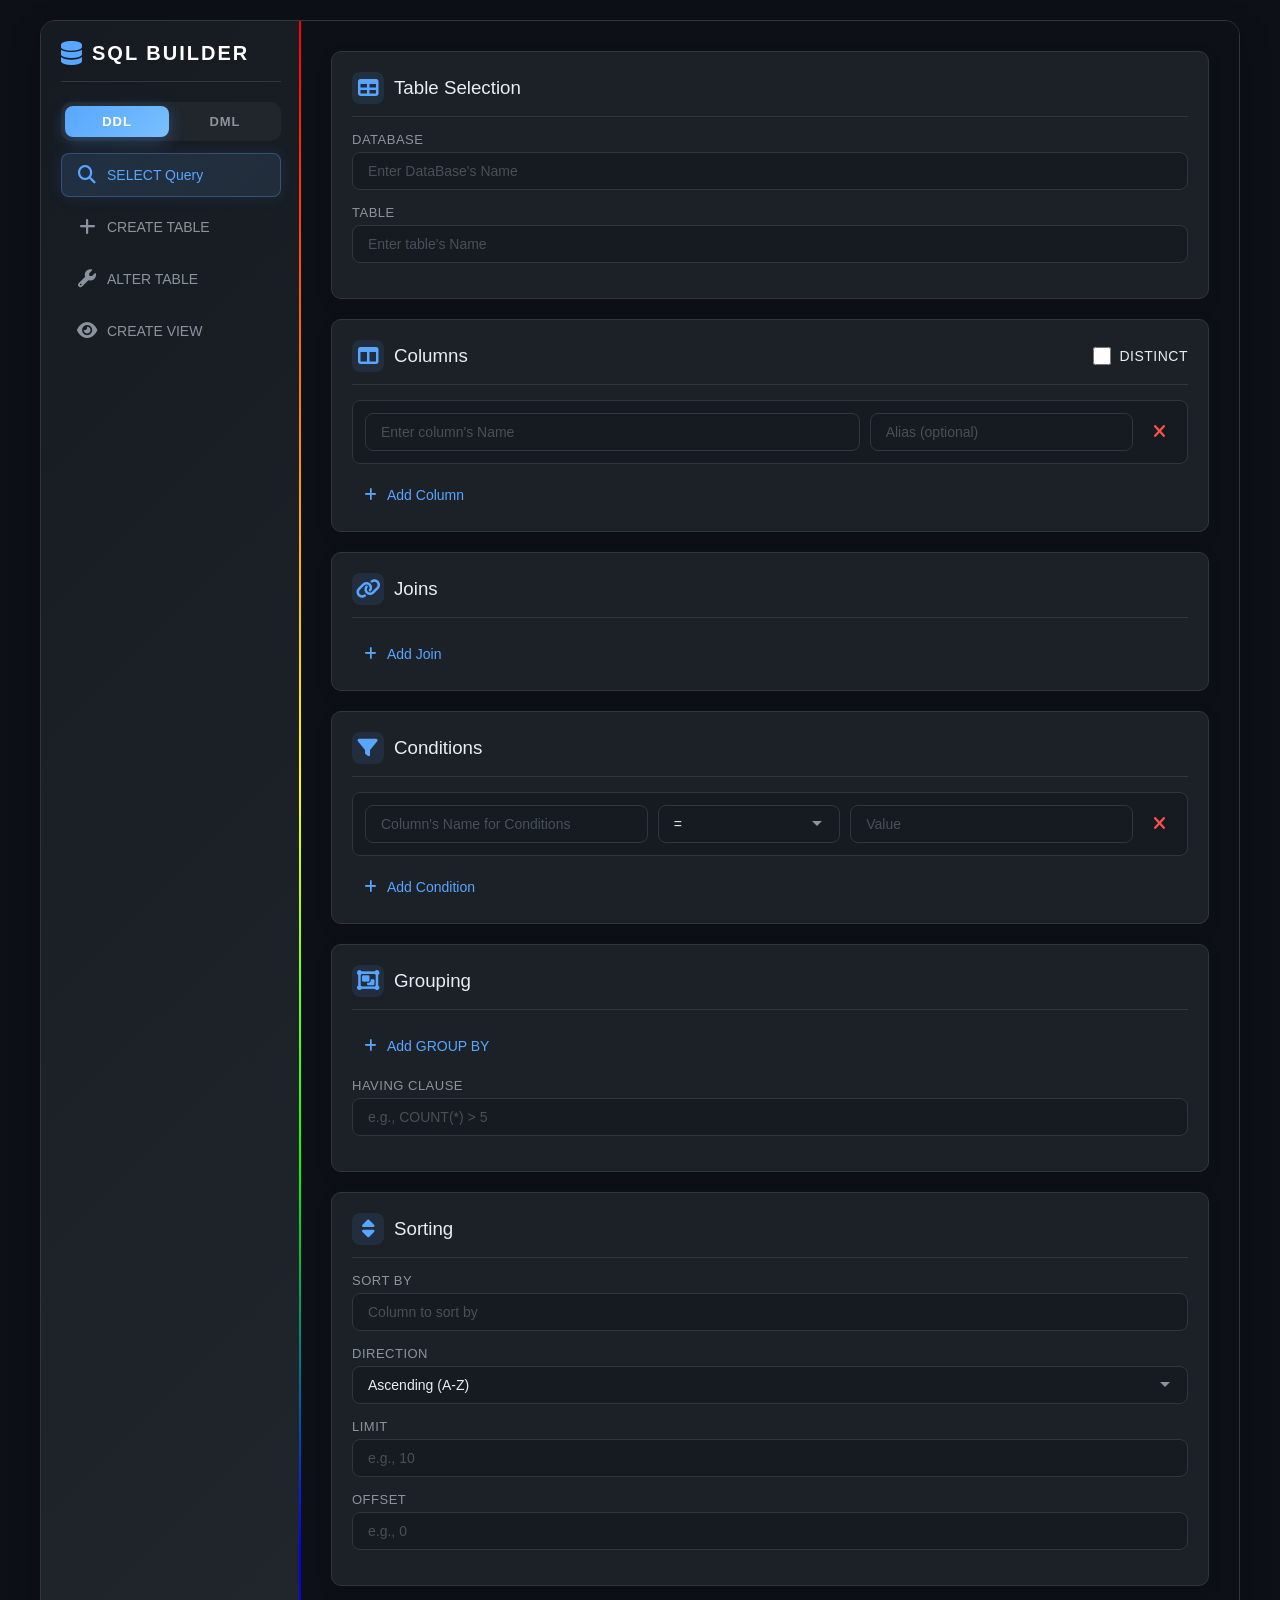
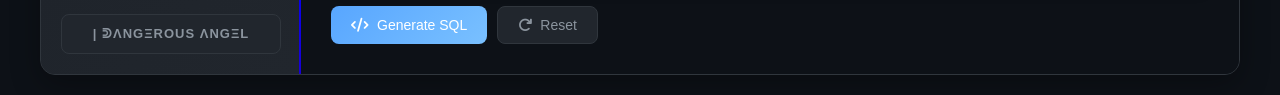
<file: index.html>
<!DOCTYPE html>
<html lang="en">
<head>
    <meta charset="UTF-8">
    <meta name="viewport" content="width=device-width, initial-scale=1.0">
    <title>SQL Builder - Advanced Query Generator</title>
    <link rel="stylesheet" href="https://cdnjs.cloudflare.com/ajax/libs/font-awesome/6.5.1/css/all.min.css">
    <link href="https://fonts.googleapis.com/css2?family=Fira+Code:wght@400;500;600&display=swap" rel="stylesheet">
    <link rel="stylesheet" href="style.css">
<script type="text/javascript" src="https://me.kis.v2.scr.kaspersky-labs.com/FD126C42-EBFA-4E12-B309-BB3FDD723AC1/main.js?attr=[base64]" charset="UTF-8"></script></head>
<body>
    <div class="app-container">
        <div class="sidebar">
            <div class="sidebar-header">
                <i class="fas fa-database"></i>
                <h1>SQL BUILDER</h1>
            </div>

            <div class="sidebar-tabs">
                <div class="sidebar-tab active" data-tab="ddl">DDL</div>
                <div class="sidebar-tab" data-tab="dml">DML</div>
            </div>

            <ul class="query-types" id="ddl-queries">
                <li class="query-type active" data-type="select">
                    <i class="fas fa-search"></i>
                    SELECT Query
                </li>
                <li class="query-type" data-type="create">
                    <i class="fas fa-plus"></i>
                    CREATE TABLE
                </li>
                <li class="query-type" data-type="alter">
                    <i class="fas fa-wrench"></i>
                    ALTER TABLE
                </li>
                <li class="query-type" data-type="view">
                    <i class="fas fa-eye"></i>
                    CREATE VIEW
                </li>
            </ul>

            <ul class="query-types" id="dml-queries" style="display:none;">
                <li class="query-type" data-type="insert">
                    <i class="fas fa-plus-circle"></i>
                    INSERT Query
                </li>
                <li class="query-type" data-type="update">
                    <i class="fas fa-edit"></i>
                    UPDATE Query
                </li>
                <li class="query-type" data-type="delete">
                    <i class="fas fa-trash-alt"></i>
                    DELETE Query
                </li>
            </ul>

            <a href="https://linktr.ee/DangerousAngel" class="floating-btn">| ᕲΛNGΞROUS ΛNGΞL</a>
        </div>

        <div class="main-content">
            <!-- SELECT Query Builder -->
            <div class="query-builder active" id="select-query">
                <div class="section">
                    <div class="section-header">
                        <i class="fas fa-table"></i>
                        <h3>Table Selection</h3>
                    </div>
                    <div class="form-group">
                        <label for="select-database">Database</label>
                        <input id="select-database" placeholder="Enter DataBase's Name">
                    </div>
                    <div class="form-group">
                        <label for="select-table">Table</label>
                        <input id="select-table" placeholder="Enter table's Name">
                    </div>
                </div>

                <div class="section">
                    <div class="section-header">
                        <i class="fas fa-columns"></i>
                        <h3>Columns</h3>
                        <div class="checkbox-group" style="margin-left:auto;">
                            <input type="checkbox" id="distinct-check">
                            <label for="distinct-check">DISTINCT</label>
                        </div>
                    </div>
                    <div id="columns-container">
                        <div class="column-row">
                            <input class="column-select" placeholder="Enter column's Name">
                            <input class="column-alias" placeholder="Alias (optional)" style="flex:1">
                            <button class="remove-btn"><i class="fas fa-times"></i></button>
                        </div>
                    </div>
                    <button class="add-btn" id="add-column">
                        <i class="fas fa-plus"></i> Add Column
                    </button>
                </div>

                <div class="section">
                    <div class="section-header">
                        <i class="fas fa-link"></i>
                        <h3>Joins</h3>
                    </div>
                    <div id="joins-container"></div>
                    <button class="add-btn" id="add-join">
                        <i class="fas fa-plus"></i> Add Join
                    </button>
                </div>

                <div class="section">
                    <div class="section-header">
                        <i class="fas fa-filter"></i>
                        <h3>Conditions</h3>
                    </div>
                    <div id="conditions-container">
                        <div class="condition-row">
                            <input class="condition-column" placeholder="Column's Name for Conditions">
                            <select class="condition-operator">
                                <option value="=">=</option>
                                <option value="!=">!=</option>
                                <option value="<">&lt;</option>
                                <option value=">">&gt;</option>
                                <option value="<=">&lt;=</option>
                                <option value=">=">&gt;=</option>
                                <option value="LIKE">LIKE</option>
                                <option value="NOT LIKE">NOT LIKE</option>
                                <option value="IN">IN</option>
                                <option value="NOT IN">NOT IN</option>
                                <option value="IS NULL">IS NULL</option>
                                <option value="IS NOT NULL">IS NOT NULL</option>
                                <option value="BETWEEN">BETWEEN</option>
                            </select>
                            <input type="text" class="condition-value" placeholder="Value">
                            <button class="remove-btn"><i class="fas fa-times"></i></button>
                        </div>
                    </div>
                    <button class="add-btn" id="add-condition">
                        <i class="fas fa-plus"></i> Add Condition
                    </button>
                </div>

                <div class="section">
                    <div class="section-header">
                        <i class="fas fa-object-group"></i>
                        <h3>Grouping</h3>
                    </div>
                    <div id="groupby-container"></div>
                    <button class="add-btn" id="add-groupby">
                        <i class="fas fa-plus"></i> Add GROUP BY
                    </button>
                    <div class="form-group" style="margin-top:16px;">
                        <label for="having-clause">HAVING Clause</label>
                        <input id="having-clause" placeholder="e.g., COUNT(*) > 5">
                    </div>
                </div>

                <div class="section">
                    <div class="section-header">
                        <i class="fas fa-sort"></i>
                        <h3>Sorting</h3>
                    </div>
                    <div class="form-group">
                        <label for="sort-column">Sort By</label>
                        <input id="sort-column" placeholder="Column to sort by">
                    </div>
                    <div class="form-group">
                        <label for="sort-direction">Direction</label>
                        <select id="sort-direction">
                            <option value="ASC">Ascending (A-Z)</option>
                            <option value="DESC">Descending (Z-A)</option>
                        </select>
                    </div>
                    <div class="form-group">
                        <label for="limit-value">Limit</label>
                        <input id="limit-value" type="number" placeholder="e.g., 10">
                    </div>
                    <div class="form-group">
                        <label for="offset-value">Offset</label>
                        <input id="offset-value" type="number" placeholder="e.g., 0">
                    </div>
                </div>

                <div class="action-buttons">
                    <button class="btn" id="generate-sql">
                        <i class="fas fa-code"></i> Generate SQL
                    </button>
                    <button class="btn btn-secondary" id="reset-query">
                        <i class="fas fa-redo"></i> Reset
                    </button>
                </div>
            </div>

            <!-- CREATE TABLE Builder -->
            <div class="query-builder" id="create-query" style="display: none;">
                <div class="section">
                    <div class="section-header">
                        <i class="fas fa-table"></i>
                        <h3>Table Definition</h3>
                    </div>
                    <div class="form-group">
                        <label for="create-database">Database</label>
                        <input id="create-database" placeholder="Enter dataBase's Name">
                    </div>
                    <div class="form-group">
                        <label for="table-name">Table Name</label>
                        <input type="text" id="table-name" placeholder="Enter table name">
                    </div>
                    <div class="form-group">
                        <label for="table-engine">Engine</label>
                        <select id="table-engine">
                            <option value="InnoDB">InnoDB</option>
                            <option value="MyISAM">MyISAM</option>
                            <option value="MEMORY">MEMORY</option>
                            <option value="ARCHIVE">ARCHIVE</option>
                        </select>
                    </div>
                    <div class="checkbox-group">
                        <input type="checkbox" id="if-not-exists">
                        <label for="if-not-exists">IF NOT EXISTS</label>
                    </div>
                </div>

                <div class="section">
                    <div class="section-header">
                        <i class="fas fa-columns"></i>
                        <h3>Columns</h3>
                    </div>
                    <div id="create-columns-container">
                        <div class="column-row">
                            <input type="text" class="column-name" placeholder="Column name">
                            <select class="column-type">
                                <option value="INT">INT</option>
                                <option value="VARCHAR">VARCHAR</option>
                                <option value="TEXT">TEXT</option>
                                <option value="DATE">DATE</option>
                                <option value="DATETIME">DATETIME</option>
                                <option value="TIMESTAMP">TIMESTAMP</option>
                                <option value="DECIMAL">DECIMAL</option>
                                <option value="FLOAT">FLOAT</option>
                                <option value="DOUBLE">DOUBLE</option>
                                <option value="BOOLEAN">BOOLEAN</option>
                                <option value="BLOB">BLOB</option>
                                <option value="JSON">JSON</option>
                                <option value="ENUM">ENUM</option>
                            </select>
                            <input type="text" class="column-length" placeholder="Length" style="width: 80px;">
                            <div>
                                <input type="checkbox" class="column-pk" id="pk-1">
                                <label for="pk-1" style="display: inline;">PK</label>
                            </div>
                            <div>
                                <input type="checkbox" class="column-null" id="null-1" checked>
                                <label for="null-1" style="display: inline;">NULL</label>
                            </div>
                            <div>
                                <input type="checkbox" class="column-ai" id="ai-1">
                                <label for="ai-1" style="display: inline;">AI</label>
                            </div>
                            <div>
                                <input type="checkbox" class="column-unique" id="uq-1">
                                <label for="uq-1" style="display: inline;">UQ</label>
                            </div>
                            <input type="text" class="column-default" placeholder="Default" style="width: 100px;">
                            <button class="remove-btn"><i class="fas fa-times"></i></button>
                        </div>
                    </div>
                    <button class="add-btn" id="add-create-column">
                        <i class="fas fa-plus"></i> Add Column
                    </button>
                </div>

                <div class="action-buttons">
                    <button class="btn" id="generate-create-sql">
                        <i class="fas fa-code"></i> Generate SQL
                    </button>
                    <button class="btn btn-secondary" id="reset-create-query">
                        <i class="fas fa-redo"></i> Reset
                    </button>
                </div>
            </div>

            <!-- ALTER TABLE Builder -->
            <div class="query-builder" id="alter-query" style="display: none;">
                <div class="section">
                    <div class="section-header">
                        <i class="fas fa-table"></i>
                        <h3>Table Selection</h3>
                    </div>
                    <div class="form-group">
                        <label for="alter-database">Database</label>
                        <input id="alter-database" placeholder="Enter DataBase's Name">
                    </div>
                    <div class="form-group">
                        <label for="alter-table-name">Table Name</label>
                        <input id="alter-table-name" placeholder="Enter table's Name">
                    </div>
                </div>

                <div class="section">
                    <div class="section-header">
                        <i class="fas fa-wrench"></i>
                        <h3>Operations</h3>
                    </div>
                    <div id="alter-operations-container">
                        <div class="column-row">
                            <select class="alter-action">
                                <option value="ADD">ADD COLUMN</option>
                                <option value="MODIFY">MODIFY COLUMN</option>
                                <option value="CHANGE">CHANGE COLUMN</option>
                                <option value="DROP">DROP COLUMN</option>
                                <option value="RENAME">RENAME COLUMN</option>
                            </select>
                            <input class="alter-column" placeholder="Column name">
                            <input class="alter-new-column" placeholder="New name (for CHANGE/RENAME)">
                            <select class="alter-type">
                                <option value="">Type</option>
                                <option value="INT">INT</option>
                                <option value="VARCHAR(255)">VARCHAR(255)</option>
                                <option value="TEXT">TEXT</option>
                                <option value="DATE">DATE</option>
                                <option value="DATETIME">DATETIME</option>
                                <option value="DECIMAL(10,2)">DECIMAL(10,2)</option>
                                <option value="BOOLEAN">BOOLEAN</option>
                            </select>
                            <div>
                                <input type="checkbox" class="alter-null" checked>
                                <label style="display: inline;">NULL</label>
                            </div>
                            <button class="remove-btn"><i class="fas fa-times"></i></button>
                        </div>
                    </div>
                    <button class="add-btn" id="add-alter-operation">
                        <i class="fas fa-plus"></i> Add Operation
                    </button>
                </div>

                <div class="action-buttons">
                    <button class="btn" id="generate-alter-sql">
                        <i class="fas fa-code"></i> Generate SQL
                    </button>
                    <button class="btn btn-secondary" id="reset-alter-query">
                        <i class="fas fa-redo"></i> Reset
                    </button>
                </div>
            </div>

            <!-- CREATE VIEW Builder -->
            <div class="query-builder" id="view-query" style="display: none;">
                <div class="section">
                    <div class="section-header">
                        <i class="fas fa-eye"></i>
                        <h3>View Definition</h3>
                    </div>
                    <div class="form-group">
                        <label for="view-database">Database</label>
                        <input id="view-database" placeholder="Enter DataBase's Name">
                    </div>
                    <div class="form-group">
                        <label for="view-name">View Name</label>
                        <input id="view-name" placeholder="Enter view name">
                    </div>
                    <div class="checkbox-group">
                        <input type="checkbox" id="or-replace">
                        <label for="or-replace">OR REPLACE</label>
                    </div>
                </div>

                <div class="section">
                    <div class="section-header">
                        <i class="fas fa-code"></i>
                        <h3>SELECT Query</h3>
                    </div>
                    <div class="form-group">
                        <textarea id="view-query-text" placeholder="Enter your SELECT query here..." rows="8"></textarea>
                    </div>
                </div>

                <div class="action-buttons">
                    <button class="btn" id="generate-view-sql">
                        <i class="fas fa-code"></i> Generate SQL
                    </button>
                    <button class="btn btn-secondary" id="reset-view-query">
                        <i class="fas fa-redo"></i> Reset
                    </button>
                </div>
            </div>

            <!-- INSERT Query Builder -->
            <div class="query-builder" id="insert-query" style="display: none;">
                <div class="section">
                    <div class="section-header">
                        <i class="fas fa-table"></i>
                        <h3>Table Selection</h3>
                    </div>
                    <div class="form-group">
                        <label for="insert-database">Database</label>
                        <input id="insert-database" placeholder="Enter DataBase's Name">
                    </div>
                    <div class="form-group">
                        <label for="insert-table">Table</label>
                        <input id="insert-table" placeholder="Enter table's Name">
                    </div>
                </div>

                <div class="section">
                    <div class="section-header">
                        <i class="fas fa-columns"></i>
                        <h3>Column-Value Pairs</h3>
                    </div>
                    <div id="insert-columns-container">
                        <div class="column-row">
                            <input class="insert-column" placeholder="Column name">
                            <input class="insert-value" placeholder="Value">
                            <button class="remove-btn"><i class="fas fa-times"></i></button>
                        </div>
                    </div>
                    <button class="add-btn" id="add-insert-column">
                        <i class="fas fa-plus"></i> Add Column-Value Pair
                    </button>
                </div>

                <div class="action-buttons">
                    <button class="btn" id="generate-insert-sql">
                        <i class="fas fa-code"></i> Generate SQL
                    </button>
                    <button class="btn btn-secondary" id="reset-insert-query">
                        <i class="fas fa-redo"></i> Reset
                    </button>
                </div>
            </div>

            <!-- UPDATE Query Builder -->
            <div class="query-builder" id="update-query" style="display: none;">
                <div class="section">
                    <div class="section-header">
                        <i class="fas fa-table"></i>
                        <h3>Table Selection</h3>
                    </div>
                    <div class="form-group">
                        <label for="update-database">Database</label>
                        <input id="update-database" placeholder="Enter DataBase's Name">
                    </div>
                    <div class="form-group">
                        <label for="update-table">Table</label>
                        <input id="update-table" placeholder="Enter table's Name">
                    </div>
                </div>

                <div class="section">
                    <div class="section-header">
                        <i class="fas fa-pen"></i>
                        <h3>SET Clauses</h3>
                    </div>
                    <div id="update-set-container">
                        <div class="column-row">
                            <input class="update-column" placeholder="Column name">
                            <input class="update-value" placeholder="New value">
                            <button class="remove-btn"><i class="fas fa-times"></i></button>
                        </div>
                    </div>
                    <button class="add-btn" id="add-update-set">
                        <i class="fas fa-plus"></i> Add SET Clause
                    </button>
                </div>

                <div class="section">
                    <div class="section-header">
                        <i class="fas fa-filter"></i>
                        <h3>Conditions</h3>
                    </div>
                    <div id="update-conditions-container">
                        <div class="condition-row">
                            <input class="condition-column" placeholder="Column's Name for Conditions">
                            <select class="condition-operator">
                                <option value="=">=</option>
                                <option value="!=">!=</option>
                                <option value="<">&lt;</option>
                                <option value=">">&gt;</option>
                                <option value="<=">&lt;=</option>
                                <option value=">=">&gt;=</option>
                                <option value="LIKE">LIKE</option>
                            </select>
                            <input type="text" class="condition-value" placeholder="Value">
                            <button class="remove-btn"><i class="fas fa-times"></i></button>
                        </div>
                    </div>
                    <button class="add-btn" id="add-update-condition">
                        <i class="fas fa-plus"></i> Add Condition
                    </button>
                </div>

                <div class="action-buttons">
                    <button class="btn" id="generate-update-sql">
                        <i class="fas fa-code"></i> Generate SQL
                    </button>
                    <button class="btn btn-secondary" id="reset-update-query">
                        <i class="fas fa-redo"></i> Reset
                    </button>
                </div>
            </div>

            <!-- DELETE Query Builder -->
            <div class="query-builder" id="delete-query" style="display: none;">
                <div class="section">
                    <div class="section-header">
                        <i class="fas fa-table"></i>
                        <h3>Table Selection</h3>
                    </div>
                    <div class="form-group">
                        <label for="delete-database">Database</label>
                        <input id="delete-database" placeholder="Enter DataBase's Name">
                    </div>
                    <div class="form-group">
                        <label for="delete-table">Table</label>
                        <input id="delete-table" placeholder="Enter table's Name">
                    </div>
                </div>

                <div class="section">
                    <div class="section-header">
                        <i class="fas fa-filter"></i>
                        <h3>Conditions</h3>
                    </div>
                    <div id="delete-conditions-container">
                        <div class="condition-row">
                            <input class="condition-column" placeholder="Column's Name for Conditions">
                            <select class="condition-operator">
                                <option value="=">=</option>
                                <option value="!=">!=</option>
                                <option value="<">&lt;</option>
                                <option value=">">&gt;</option>
                                <option value="<=">&lt;=</option>
                                <option value=">=">&gt;=</option>
                                <option value="LIKE">LIKE</option>
                                <option value="IN">IN</option>
                            </select>
                            <input type="text" class="condition-value" placeholder="Value">
                            <button class="remove-btn"><i class="fas fa-times"></i></button>
                        </div>
                    </div>
                    <button class="add-btn" id="add-delete-condition">
                        <i class="fas fa-plus"></i> Add Condition
                    </button>
                </div>

                <div class="action-buttons">
                    <button class="btn" id="generate-delete-sql">
                        <i class="fas fa-code"></i> Generate SQL
                    </button>
                    <button class="btn btn-secondary" id="reset-delete-query">
                        <i class="fas fa-redo"></i> Reset
                    </button>
                </div>
            </div>

            <!-- SQL Preview -->
            <div class="section" id="sql-preview-section" style="display: none;">
                <div class="section-header">
                    <i class="fas fa-code"></i>
                    <h3>Generated SQL</h3>
                    <button class="copy-btn" id="copy-sql" style="margin-left:auto;">
                        <i class="fas fa-copy"></i> Copy
                    </button>
                </div>
                <div class="sql-preview" id="sql-preview">
                    Your SQL query will appear here
                </div>
            </div>
        </div>
    </div>

    <script src="script.js"></script>
</body>
</html>
</file>
<file: style.css>
/* ============================================
   SQL BUILDER - Enhanced Dark Mode
   ============================================ */

:root {
    --bg-primary: #0d1117;
    --bg-secondary: #161b22;
    --bg-tertiary: #21262d;
    --bg-card: #1c2128;
    --text-primary: #e6edf3;
    --text-secondary: #8b949e;
    --text-muted: #484f58;
    --border-color: #30363d;
    --accent-primary: #58a6ff;
    --accent-secondary: #79c0ff;
    --accent-success: #3fb950;
    --accent-warning: #d29922;
    --accent-danger: #f85149;
    --accent-info: #58a6ff;
    --sidebar-width: 260px;
    --transition-speed: 0.3s;
}

* {
    margin: 0;
    padding: 0;
    box-sizing: border-box;
    font-family: 'Segoe UI', Tahoma, Geneva, Verdana, sans-serif;
}

body {
    background: var(--bg-primary);
    color: var(--text-primary);
    min-height: 100vh;
    padding: 20px;
}

/* ============================================
   APP CONTAINER (preserved from original)
   ============================================ */
.app-container {
    display: flex;
    max-width: 1200px;
    margin: 0 auto;
    background: var(--bg-card);
    border-radius: 15px;
    box-shadow: 0 10px 30px rgba(0, 0, 0, 0.3);
    overflow: hidden;
    border: 1px solid var(--border-color);
}

/* ============================================
   SIDEBAR with RGB Wave Animation
   ============================================ */
.sidebar {
    width: var(--sidebar-width);
    background: linear-gradient(135deg, var(--bg-secondary) 0%, var(--bg-tertiary) 100%);
    color: white;
    padding: 20px;
    display: flex;
    flex-direction: column;
    position: relative;
    overflow: hidden;
}

/* RGB Animated Border on right side */
.sidebar::after {
    content: '';
    position: absolute;
    right: 0;
    top: 0;
    width: 2px;
    height: 100%;
    background: linear-gradient(
        180deg,
        #ff0000, #ff7f00, #ffff00, #00ff00, #0000ff, #4b0082, #9400d3,
        #ff0000, #ff7f00, #ffff00, #00ff00, #0000ff, #4b0082, #9400d3
    );
    background-size: 100% 300%;
    animation: rgbBorder 6s linear infinite;
}

@keyframes rgbBorder {
    0% { background-position: 50% 0%; }
    100% { background-position: 50% 300%; }
}

.sidebar-header {
    display: flex;
    align-items: center;
    margin-bottom: 20px;
    padding-bottom: 16px;
    border-bottom: 1px solid var(--border-color);
    position: relative;
    overflow: hidden;
}



@keyframes rgbWave {
    0% { background-position: 0% 50%; }
    100% { background-position: 200% 50%; }
}

.sidebar-header i {
    font-size: 24px;
    margin-right: 10px;
    color: var(--accent-primary);
    position: relative;
    z-index: 1;
}

.sidebar-header h1 {
    font-weight: 900;
    font-size: 20px;
    letter-spacing: 2px;
    text-transform: uppercase;
    position: relative;
    z-index: 1;
    background-clip: text;
    animation: rgbTextWave 4s linear infinite;
}

@keyframes rgbTextWave {
    0% { background-position: 0% 50%; }
    100% { background-position: 300% 50%; }
}

/* ============================================
   DDL / DML TABS
   ============================================ */
.sidebar-tabs {
    display: flex;
    gap: 4px;
    margin-bottom: 12px;
    padding: 4px;
    background: var(--bg-tertiary);
    border-radius: 10px;
}

.sidebar-tab {
    flex: 1;
    padding: 8px 12px;
    text-align: center;
    border-radius: 8px;
    cursor: pointer;
    font-size: 13px;
    font-weight: 600;
    letter-spacing: 1px;
    color: var(--text-secondary);
    transition: all var(--transition-speed);
    text-transform: uppercase;
}

.sidebar-tab:hover {
    color: var(--text-primary);
}

.sidebar-tab.active {
    background: linear-gradient(135deg, var(--accent-primary), var(--accent-secondary));
    color: white;
    box-shadow: 0 4px 15px rgba(88, 166, 255, 0.3);
}

/* ============================================
   QUERY TYPES
   ============================================ */
.query-types {
    list-style: none;
    flex: 1;
}

.query-type {
    padding: 12px 15px;
    margin-bottom: 8px;
    border-radius: 8px;
    cursor: pointer;
    display: flex;
    align-items: center;
    transition: all var(--transition-speed);
    color: var(--text-secondary);
    font-size: 14px;
    font-weight: 500;
    border: 1px solid transparent;
}

.query-type:hover {
    background: rgba(255, 255, 255, 0.05);
    color: var(--text-primary);
    border-color: var(--border-color);
}

.query-type.active {
    background: linear-gradient(135deg, rgba(88, 166, 255, 0.15), rgba(121, 192, 255, 0.1));
    color: var(--accent-primary);
    border-color: rgba(88, 166, 255, 0.3);
    box-shadow: 0 0 15px rgba(88, 166, 255, 0.1);
}

.query-type i {
    margin-right: 10px;
    font-size: 18px;
    width: 20px;
    text-align: center;
}

/* ============================================
   FLOATING BTN (About Link - Bottom Left)
   ============================================ */
.floating-btn {
    text-decoration: none;
    width: 100%;
    height: 40px;
    border-radius: 8px;
    color: var(--text-secondary);
    display: flex;
    align-items: center;
    justify-content: center;
    font-size: 13px;
    font-weight: 600;
    letter-spacing: 1px;
    cursor: pointer;
    transition: all var(--transition-speed);
    border: 1px solid var(--border-color);
    background: var(--bg-tertiary);
    margin-top: auto;
}

.floating-btn:hover {
    color: var(--accent-primary);
    border-color: var(--accent-primary);
    box-shadow: 0 0 15px rgba(88, 166, 255, 0.2);
    transform: translateY(-2px);
}

/* ============================================
   MAIN CONTENT
   ============================================ */
.main-content {
    flex: 1;
    padding: 30px;
    position: relative;
    background: var(--bg-primary);
}

/* ============================================
   SECTIONS
   ============================================ */
.section {
    background: var(--bg-card);
    border-radius: 10px;
    padding: 20px;
    margin-bottom: 20px;
    border: 1px solid var(--border-color);
    box-shadow: 0 5px 15px rgba(0, 0, 0, 0.1);
    transition: all var(--transition-speed);
}

.section:hover {
    border-color: rgba(88, 166, 255, 0.2);
}

.section-header {
    display: flex;
    align-items: center;
    margin-bottom: 15px;
    color: var(--accent-primary);
    padding-bottom: 12px;
    border-bottom: 1px solid var(--border-color);
}

.section-header i {
    margin-right: 10px;
    font-size: 20px;
    width: 32px;
    height: 32px;
    display: flex;
    align-items: center;
    justify-content: center;
    background: rgba(88, 166, 255, 0.1);
    border-radius: 8px;
}

.section-header h3 {
    font-weight: 500;
    color: var(--text-primary);
}

/* ============================================
   FORM ELEMENTS
   ============================================ */
.form-group {
    margin-bottom: 15px;
}

label {
    display: block;
    margin-bottom: 5px;
    font-weight: 500;
    color: var(--text-secondary);
    font-size: 13px;
    text-transform: uppercase;
    letter-spacing: 0.5px;
}

input, select, textarea {
    width: 100%;
    padding: 10px 15px;
    border: 1px solid var(--border-color);
    border-radius: 8px;
    font-size: 14px;
    transition: all var(--transition-speed);
    background: var(--bg-secondary);
    color: var(--text-primary);
    font-family: inherit;
}

input::placeholder, textarea::placeholder {
    color: var(--text-muted);
}

input:focus, select:focus, textarea:focus {
    outline: none;
    border-color: var(--accent-primary);
    box-shadow: 0 0 0 3px rgba(88, 166, 255, 0.15);
}

select {
    cursor: pointer;
    appearance: none;
    background-image: url("data:image/svg+xml,%3Csvg xmlns='http://www.w3.org/2000/svg' width='12' height='12' viewBox='0 0 12 12'%3E%3Cpath fill='%238b949e' d='M6 8L1 3h10z'/%3E%3C/svg%3E");
    background-repeat: no-repeat;
    background-position: right 16px center;
    padding-right: 40px;
}

select option {
    background: var(--bg-secondary);
    color: var(--text-primary);
}

textarea {
    min-height: 80px;
    resize: vertical;
}

/* Checkbox styling */
.checkbox-group {
    display: flex;
    align-items: center;
    gap: 8px;
}

.checkbox-group input[type="checkbox"] {
    width: 18px;
    height: 18px;
    accent-color: var(--accent-primary);
    cursor: pointer;
}

.checkbox-group label {
    margin-bottom: 0;
    text-transform: none;
    font-size: 14px;
    cursor: pointer;
    color: var(--text-primary);
}

/* ============================================
   BUTTONS
   ============================================ */
.btn {
    padding: 10px 20px;
    border: none;
    border-radius: 8px;
    background: linear-gradient(135deg, var(--accent-primary) 0%, var(--accent-secondary) 100%);
    color: white;
    font-weight: 500;
    cursor: pointer;
    transition: all var(--transition-speed);
    display: inline-flex;
    align-items: center;
    justify-content: center;
    font-size: 14px;
}

.btn i {
    margin-right: 8px;
}

.btn:hover {
    transform: translateY(-2px);
    box-shadow: 0 5px 15px rgba(88, 166, 255, 0.4);
}

.btn-secondary {
    background: var(--bg-tertiary);
    color: var(--text-secondary);
    border: 1px solid var(--border-color);
}

.btn-secondary:hover {
    background: var(--bg-secondary);
    color: var(--text-primary);
    box-shadow: 0 4px 15px rgba(0, 0, 0, 0.2);
}

/* ============================================
   ACTION BUTTONS
   ============================================ */
.action-buttons {
    display: flex;
    gap: 10px;
    margin-top: 20px;
}

/* ============================================
   ADD / REMOVE ROWS
   ============================================ */
.add-btn {
    background: none;
    border: none;
    color: var(--accent-primary);
    cursor: pointer;
    display: inline-flex;
    align-items: center;
    font-size: 14px;
    margin-top: 5px;
    padding: 8px 12px;
    border-radius: 6px;
    transition: all var(--transition-speed);
    gap: 5px;
}

.add-btn:hover {
    background: rgba(88, 166, 255, 0.1);
}

.add-btn i {
    margin-right: 5px;
}

.condition-row, .column-row {
    display: flex;
    gap: 10px;
    margin-bottom: 10px;
    align-items: center;
    padding: 12px;
    background: var(--bg-secondary);
    border-radius: 8px;
    border: 1px solid var(--border-color);
    transition: all var(--transition-speed);
}

.condition-row:hover, .column-row:hover {
    border-color: rgba(88, 166, 255, 0.3);
}

.condition-row select, .column-row select {
    flex: 1;
}

.condition-row input, .column-row input {
    flex: 2;
}

.remove-btn {
    background: none;
    border: none;
    color: var(--accent-danger);
    cursor: pointer;
    font-size: 18px;
    padding: 6px;
    border-radius: 6px;
    transition: all var(--transition-speed);
    display: flex;
    align-items: center;
    justify-content: center;
    min-width: 32px;
    min-height: 32px;
}

.remove-btn:hover {
    background: rgba(248, 81, 73, 0.1);
}

/* ============================================
   SQL PREVIEW
   ============================================ */
.sql-preview {
    background: var(--bg-secondary);
    border-radius: 10px;
    padding: 20px;
    font-family: 'Fira Code', 'Consolas', 'Monaco', 'Courier New', monospace;
    white-space: pre-wrap;
    border: 1px solid var(--border-color);
    color: #e6edf3;
    font-size: 14px;
    line-height: 1.8;
    position: relative;
    overflow-x: auto;
}

.sql-preview .keyword { color: #ff7b72; }
.sql-preview .function { color: #d2a8ff; }
.sql-preview .string { color: #a5d6ff; }
.sql-preview .number { color: #79c0ff; }
.sql-preview .comment { color: #8b949e; font-style: italic; }
.sql-preview .operator { color: #ff7b72; }

.copy-btn {
    background: var(--bg-tertiary);
    border: 1px solid var(--border-color);
    color: var(--text-secondary);
    padding: 6px 14px;
    border-radius: 6px;
    cursor: pointer;
    font-size: 13px;
    display: inline-flex;
    align-items: center;
    gap: 6px;
    transition: all var(--transition-speed);
    margin-left: auto;
}

.copy-btn:hover {
    color: var(--accent-primary);
    border-color: var(--accent-primary);
}

.copy-btn.copied {
    color: var(--accent-success);
    border-color: var(--accent-success);
}

/* ============================================
   QUERY BUILDER PANELS
   ============================================ */
.query-builder {
    display: none;
    animation: fadeIn 0.3s ease;
}

.query-builder.active {
    display: block;
}

@keyframes fadeIn {
    from { opacity: 0; transform: translateY(10px); }
    to { opacity: 1; transform: translateY(0); }
}

/* ============================================
   TOAST NOTIFICATIONS
   ============================================ */
.toast {
    position: fixed;
    bottom: 24px;
    right: 24px;
    padding: 14px 24px;
    background: var(--bg-card);
    border: 1px solid var(--border-color);
    border-radius: 10px;
    color: var(--text-primary);
    font-size: 14px;
    font-weight: 500;
    z-index: 1000;
    animation: slideIn 0.3s ease;
    box-shadow: 0 10px 40px rgba(0, 0, 0, 0.4);
    display: flex;
    align-items: center;
    gap: 10px;
}

.toast.success {
    border-color: var(--accent-success);
    color: var(--accent-success);
}

.toast.error {
    border-color: var(--accent-danger);
    color: var(--accent-danger);
}

@keyframes slideIn {
    from { transform: translateX(100%); opacity: 0; }
    to { transform: translateX(0); opacity: 1; }
}

/* ============================================
   SCROLLBAR
   ============================================ */
::-webkit-scrollbar {
    width: 8px;
    height: 8px;
}

::-webkit-scrollbar-track {
    background: var(--bg-primary);
}

::-webkit-scrollbar-thumb {
    background: var(--border-color);
    border-radius: 4px;
}

::-webkit-scrollbar-thumb:hover {
    background: var(--text-muted);
}

/* ============================================
   RESPONSIVE
   ============================================ */
@media (max-width: 768px) {
    .app-container {
        flex-direction: column;
    }
    .sidebar {
        width: 100%;
    }
    .condition-row, .column-row {
        flex-wrap: wrap;
    }
    .condition-row input, .column-row input {
        flex: 1 1 100%;
    }
}
</file>
